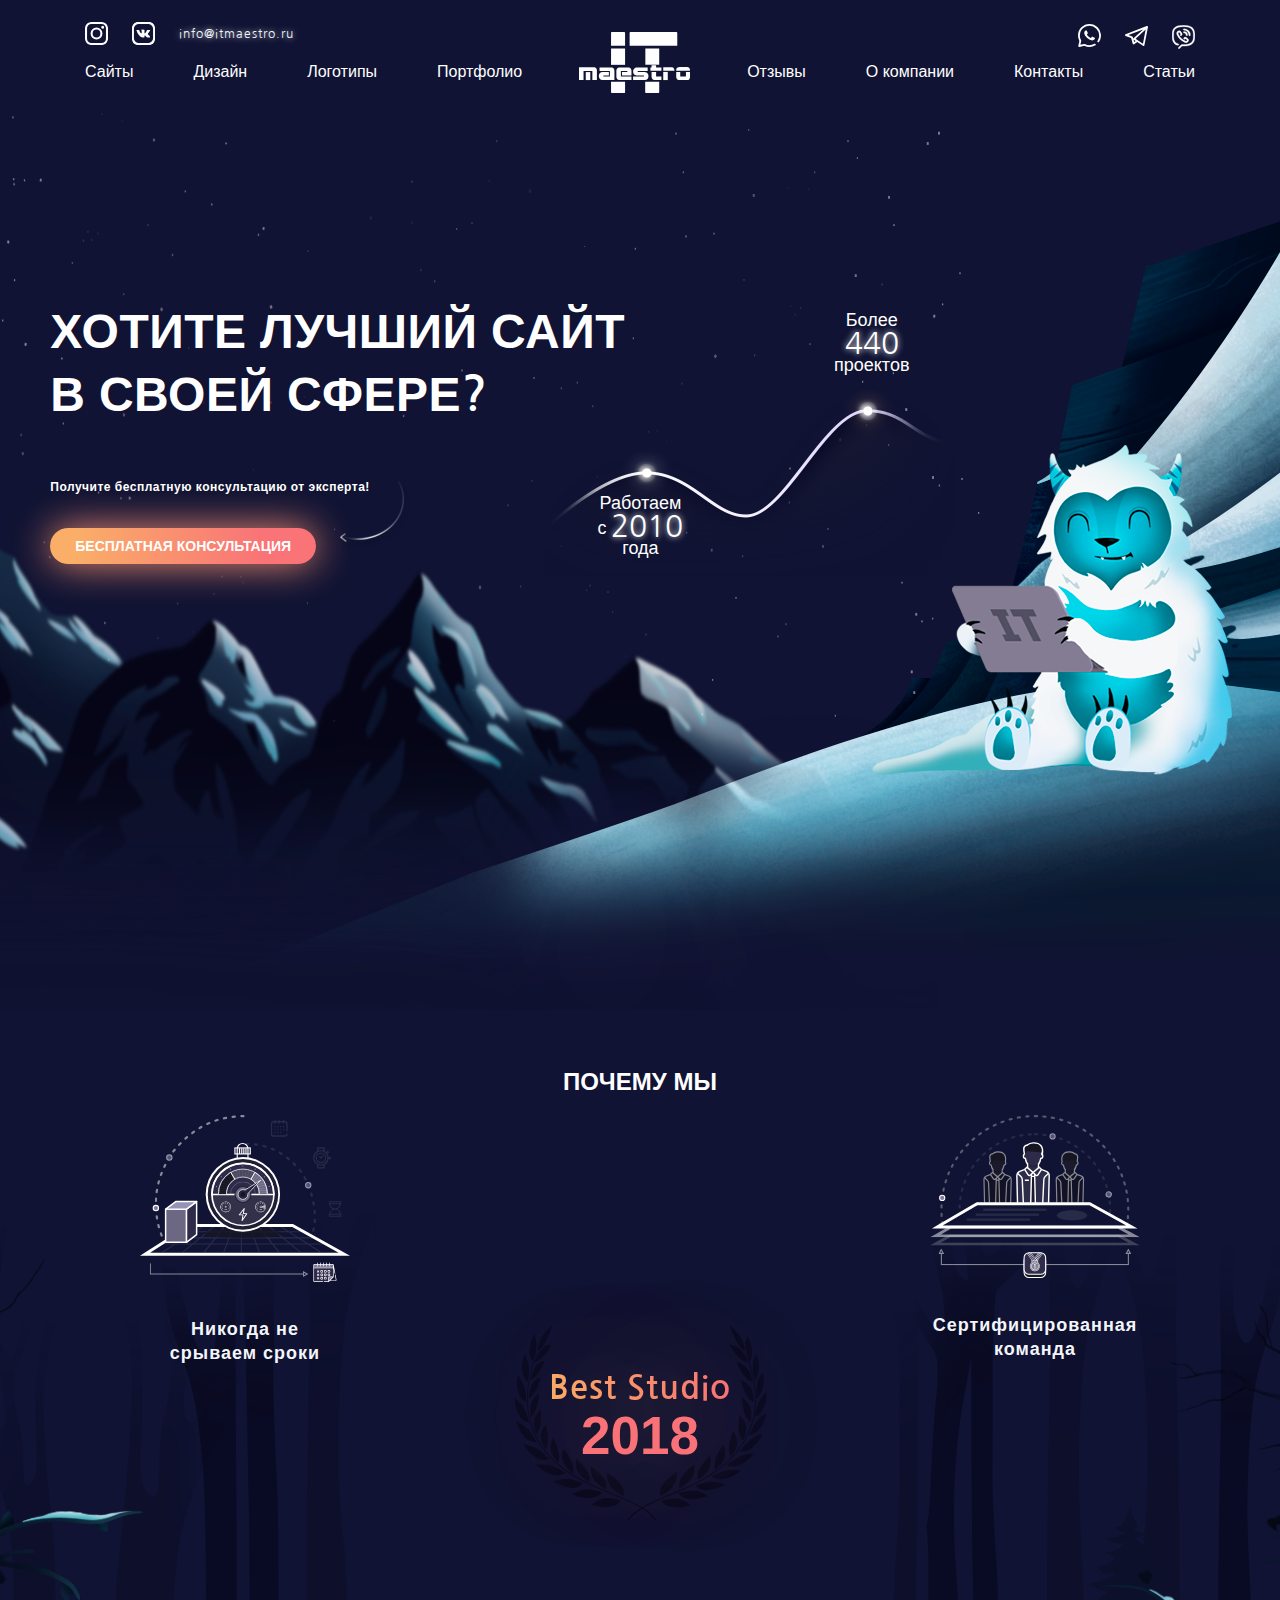
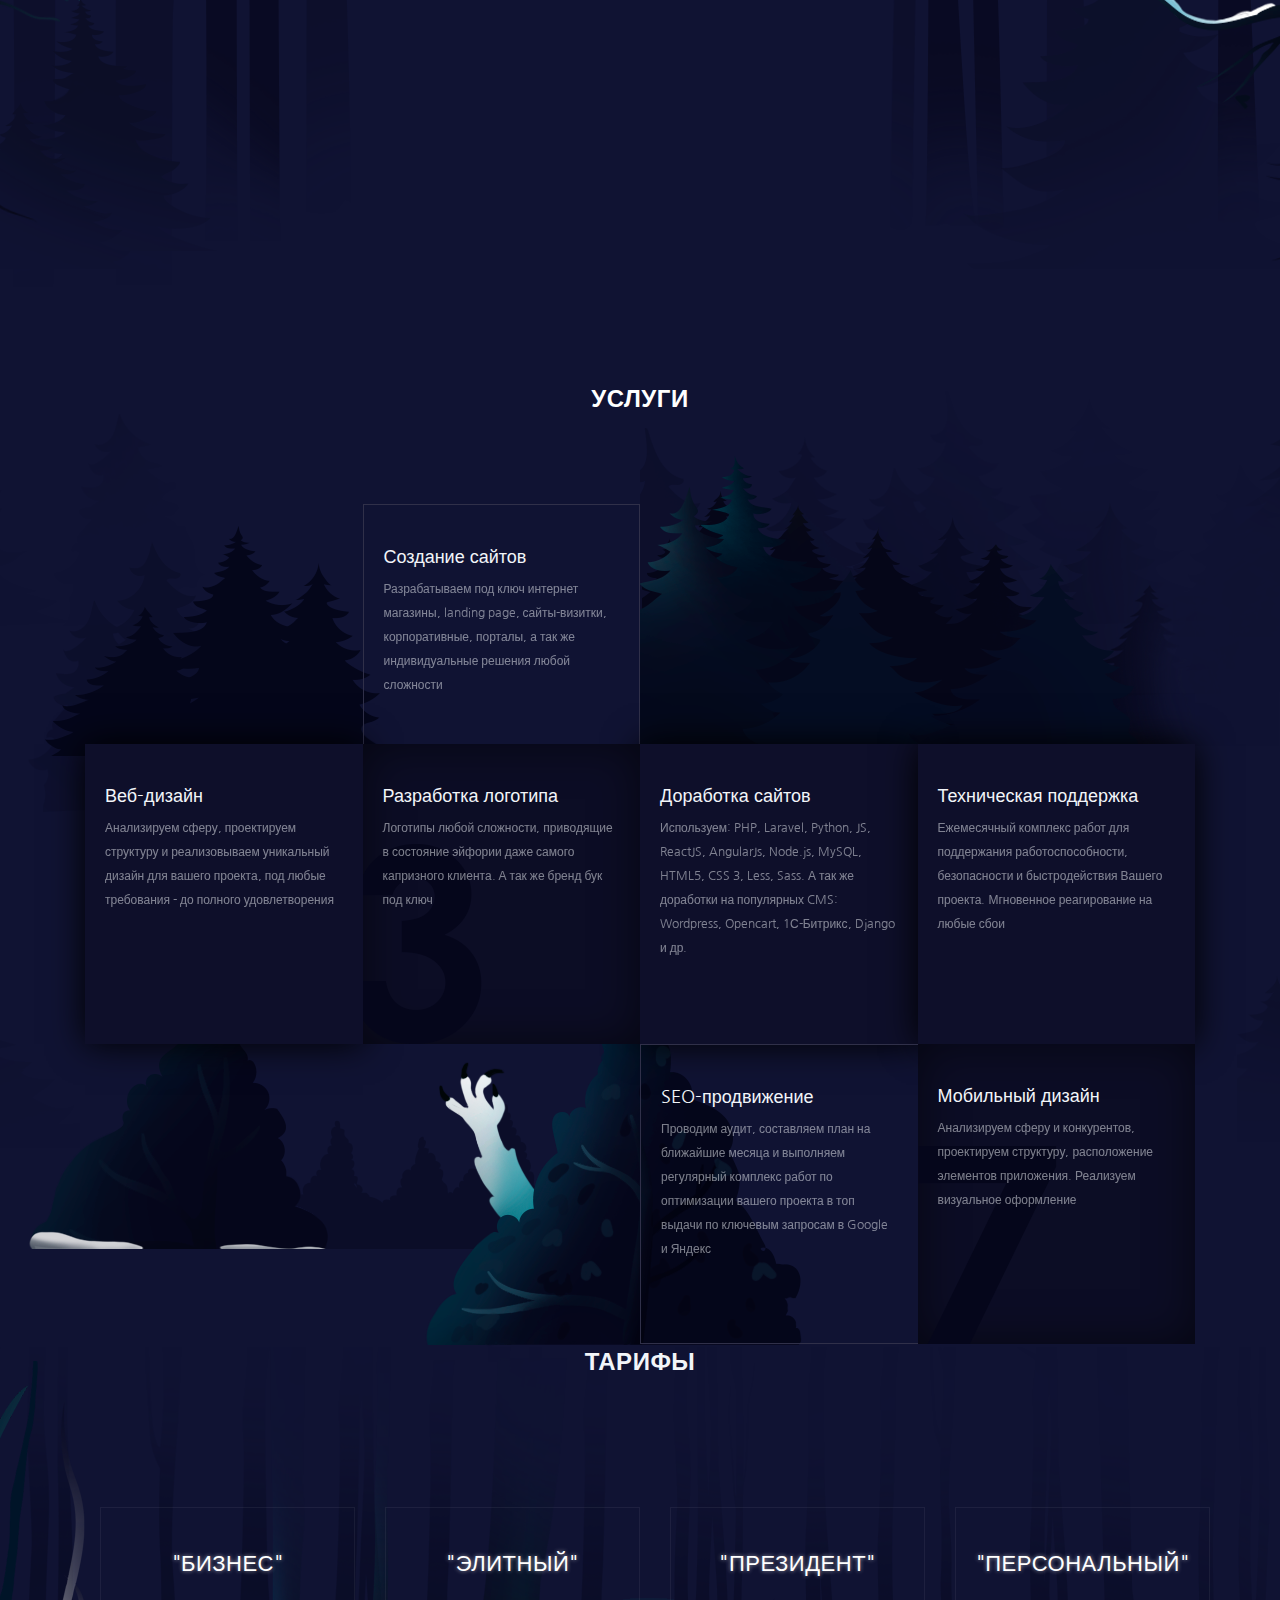
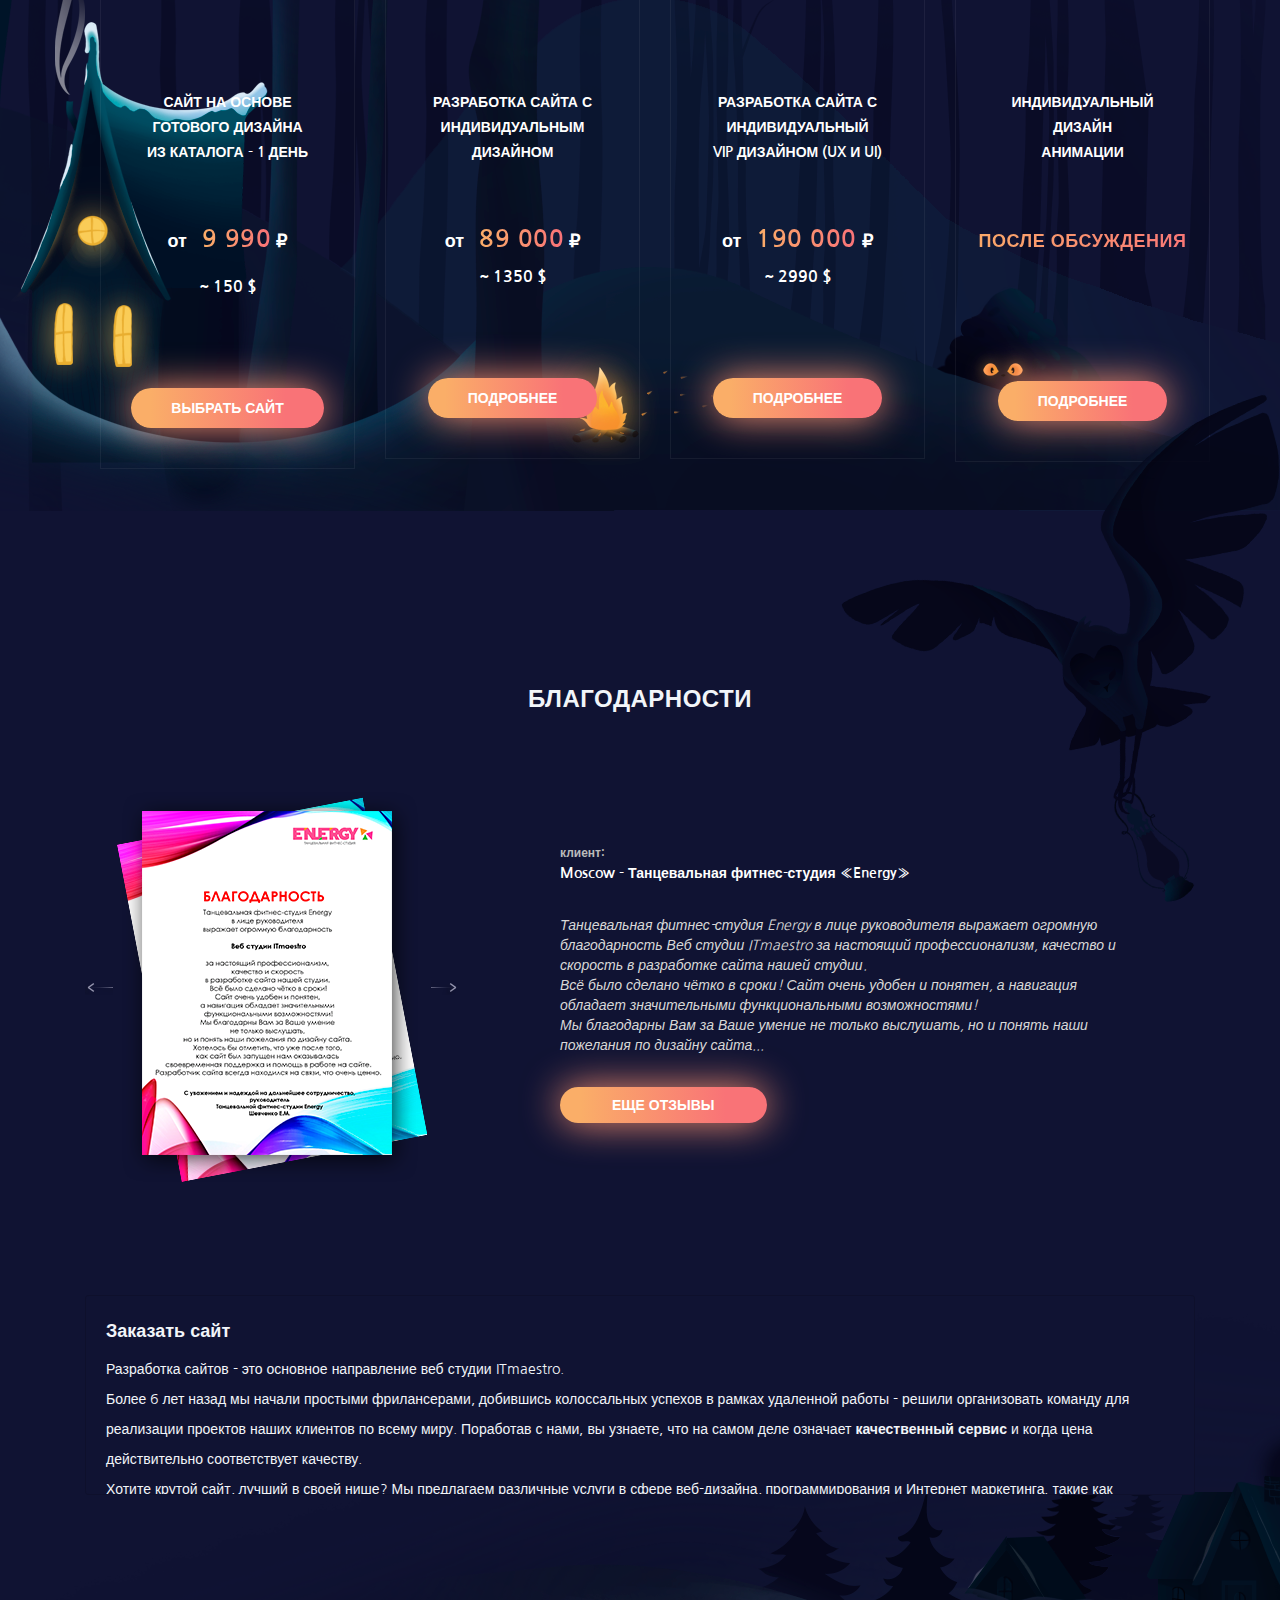
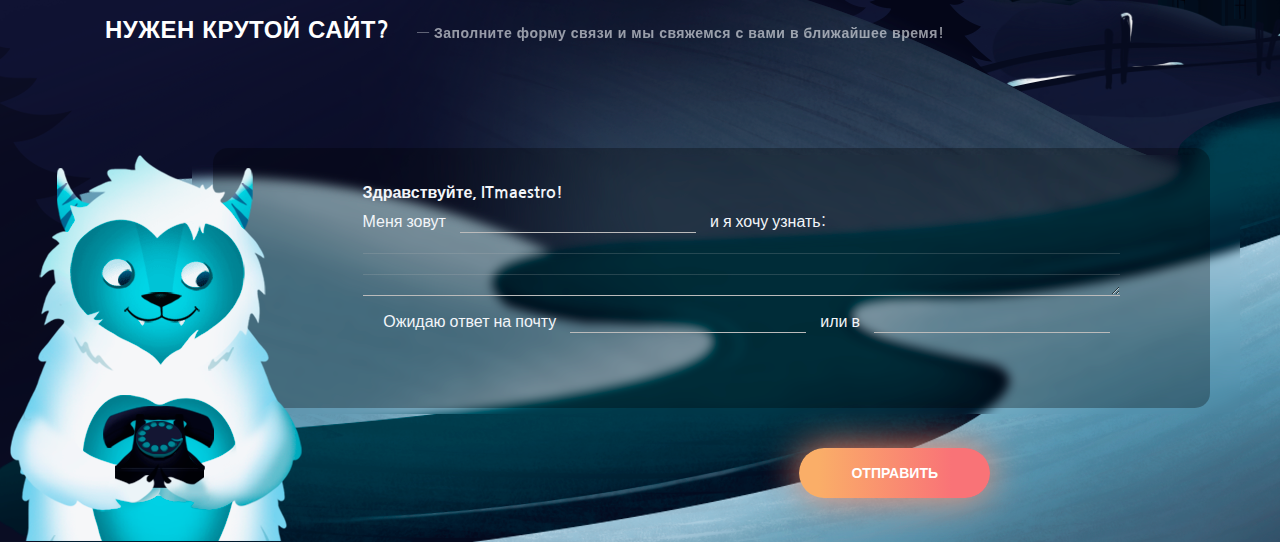
<file: index.html>
<!DOCTYPE html>
<html lang="ru">
<head>
    <meta charset="UTF-8">
    <meta name="viewport" content="width=device-width, initial-scale=1.0">
    <meta http-equiv="X-UA-Compatible" content="ie=edge">
    <title>ItMaestro</title>
    <link rel="stylesheet" href="https://stackpath.bootstrapcdn.com/bootstrap/4.3.1/css/bootstrap.min.css" integrity="sha384-ggOyR0iXCbMQv3Xipma34MD+dH/1fQ784/j6cY/iJTQUOhcWr7x9JvoRxT2MZw1T" crossorigin="anonymous">

    <link href="https://fonts.googleapis.com/css?family=Nanum+Gothic&display=swap" rel="stylesheet">
    <link rel="stylesheet" href="https://stackpath.bootstrapcdn.com/font-awesome/4.7.0/css/font-awesome.min.css">
    
    <link rel="stylesheet" href="css/style.css">
    <link rel="stylesheet" href="https://cdnjs.cloudflare.com/ajax/libs/animate.css/3.7.2/animate.min.css">
</head>
<body>
        <header id="header">
			
			
			
                <div class="uk-sticky-placeholder" style="height: 90px; margin: 0px;"><div class="uk-hidden-small" data-uk-sticky="{top: -250, animation: 'uk-animation-slide-top'}" style="margin: 0px;">
                    <div class="uk-grid">
                        <div class="uk-width-1-1">
                            <div class="container container-center">
                                
                            <div class="uk-float-left"><a title="Instagram" target="_blank" href="https://www.instagram.com/webdesign.uiux/" rel="nofollow"><img src="css/images/insta.svg"  alt="vk"></a> <a title="Вконтакте" target="_blank" href="https://vk.com/sozdanye_saytow" rel="nofollow"><img src="css/images/vk.svg" alt="facebook"></a> <a class="mail" href="mailto:info@itmaestro.ru" rel="nofollow">info@itmaestro.ru</a></div>
                            <!--<div class="uk-float-right lang"><a href="">ru</a><a href="">eng</a></div> -->
                            <!--<div class="uk-float-right lang"><span>ru</span><span >eng</span></div>-->
                            <div class="uk-float-right mess"><a title="Начать чат в WhatsApp" target="_blank" href="http://msng.link/wa/380632664162" rel="nofollow"><img src="css/images/whatsapp.svg" alt="whatsapp"></a> <a title="Начать чат в Telegram" target="_blank" href="https://t.me/itmaestro" rel="nofollow"><img src="css/images/telega.svg" alt="telegram"></a> <a title="Начать чат в Viber" class="mail" href="http://msng.link/vi/380632664162" rel="nofollow"><img src="css/images/viber.svg" alt="viber"></a></div>
                            
                            
    
    
    
                            
                        
                        </div>
                    </div>
                    <div class="uk-width-1-1">
                        <div class="container container-center">
                            
                            
                            <nav class="uk-navbar">
                                
                                <ul class="uk-navbar-nav">
                                    <li class="uk-parent " data-uk-dropdown="">
                                        <a data-content="Сайты" href="/"><span>Сайты</span></a>
                                        
                                    </li>
                                    <li><a data-content="Дизайн" href="/razrabotka-dizajna-sajta/"><span>Дизайн</span></a></li>
                                    <li><a data-content="Логотипы" href="/razrabotka-logotipa/"><span>Логотипы</span></a></li>
                                    
                                                                    <li class="uk-parent " data-uk-dropdown="">
                                        <a data-content="Портфолио" href="/portfolio/"><span>Портфолио</span></a>
                                        
                                    </li>
                                </ul>
                                
                                <div class="uk-navbar-flip">
                                    
                                    <ul class="uk-navbar-nav">
                                        <li><a data-content="Отзывы" href="/otzyvy/"><span>Отзывы</span></a></li>
                                        <li><a data-content="О компании" href="/o-kompanii/"><span>О компании</span></a></li>
                                        <li><a data-content="Контакты" href="/kontakty/"><span>Контакты</span></a></li>
                                        <li><a data-content="Статьи" href="/category/blog/"><span>Статьи</span></a></li>
                                    </ul>
                                    
                                </div>
                                
                                <div class="uk-navbar-content uk-navbar-center logotop"><a href="/"><img src="images/logo.svg" alt="logo itmaestro"></a></div>
                                
                            </nav>
                                                </div>
                        
                    </div>
                </div>
            </div></div>
            
        </header>
<section class="banner">
    <div class="partup"></div>
    <div class="partdown"></div>
    
    
    <div class=" maintextpart">
            <div class="container ">
                
                
                <p class="maintit">Хотите лучший сайт <br>в своей сфере?</p>
                                    <p class="cons">Получите бесплатную консультацию от эксперта!</p>
                <p class="withbut"><a href="#footer" class="uk-button but" data-uk-smooth-scroll="">Бесплатная консультация</a></p>
                
                <div class="centerbl">
                    <div class="preim1">Более <br><span>440</span> <br>проектов</div>
                    <div class="preim2">Работаем  <br>с <span>2010</span> <br> года</div>
                    <img src="images/line.png" alt="Преимущества">
                </div>
                                    
            </div>
        </div>


</section>

<section id="why_we">
        <div class="container">
            <div class="header text-center">
                <h2 >Почему мы</h2>
            </div>
<div class="row d-flex justify-content-between">
    <div class="md-4">
        <div class="adv1" >
            <img class="adv1-img" src="images/icon_2.svg" alt="Никогда не срываем сроки">
            <div class="adv1-body">
              <h5 class="adv1-title">Никогда не <br> срываем сроки</h5>
            </div>
          </div>
    </div>
    <div class="md-4">
        <div class="adv3">
            <div class="beststudio">
            <div>Best Studio</div>
            <div>2018</div>
        </div>
        </div>
    </div>
    <div class="md-4">
        <div class="adv2 " >
            <img class="adv2-img" src="images/icon_1.svg" alt="Сертифицированная команда">
            <div class="adv2-body">
              <h5 class="adv2-title">Сертифицированная <br> команда</h5>
            </div>
          </div>
    </div>
</div>
        </div>
    </div>
</section>

<section id="services">
    <div class="container">
        <div class="header-tit text-center">
            <h2>Услуги</h2>
        </div>
        <div class="blocks">
                <div class="uk-hidden-small">
                    
                </div>
                <div class="itmserv">
                    <h3>Создание сайтов</h3>
                                                
                    <p>Разрабатываем под ключ интернет магазины, landing page, сайты-визитки, корпоративные, порталы, а так же индивидуальные решения любой сложности</p>
                                                
                </div>
                
                <div class="uk-hidden-small">
                </div>
                <div class="uk-hidden-small">
                </div>
                <div class="itmserv withelk">
                    <h3>Веб-дизайн</h3>
                    
                                                
                    <p>Анализируем сферу, проектируем структуру и реализовываем уникальный дизайн для вашего проекта, под любые требования - до полного удовлетворения</p>
                                            </div>
                <div class="itmserv ">
                    <h3>Разработка логотипа</h3>
                    
                                                
                    <p>Логотипы любой сложности, приводящие в состояние эйфории даже самого капризного клиента. А так же бренд бук под ключ</p>
                                                
                    
                </div>
                <div class="itmserv">
                    <h3>Доработка сайтов</h3>
                    
                                                
                    <p>Используем: PHP, Laravel, Python, JS, ReactJS, AngularJs, Node.js, MySQL, HTML5, CSS 3, Less, Sass. А так же доработки на популярных CMS: Wordpress, Opencart, 1С-Битрикс, Django и др.</p>
                                                
                    
                    
                    
                </div>
                
                
                
                <div class="itmserv withhand">
                    <h3>Техническая поддержка</h3>
                    
                                                
                    <p>Ежемесячный комплекс работ для поддержания работоспособности, безопасности и быстродействия Вашего проекта. Мгновенное реагирование на любые сбои</p>
                                                
                    
                </div>
                <div class="uk-hidden-small">
                </div>
                <div class="uk-hidden-small">
                </div>
                <div class="itmserv">
                    <h3>SEO-продвижение</h3>
                    
                                                
                    <p>Проводим аудит, составляем план на ближайшие месяца и выполняем регулярный комплекс работ по оптимизации вашего проекта в топ выдачи по ключевым запросам в Google и Яндекс</p>
                                                
                    
                </div>
                
                <div class="itmserv">
                    <h3>Мобильный дизайн</h3>
                    
                                                
                    <p>Анализируем сферу и конкурентов, проектируем структуру, расположение элементов приложения. Реализуем визуальное оформление </p>
                                                
                    
                </div>
                
            </div>
        </div>
    
</section>


<section id="price">
    
        <div class="container ">
                <div class="header-tit text-center">
                    <h2 class="price_header">Тарифы</h2></div>             
        

        <div class="row">
            <div class="col-md-3">
                    <div class="package">
                           <div>
                            <p class="paktitle">"Бизнес"</p>
                            <p class="pakdesc">Сайт на основе<br> готового дизайна <br>из каталога -  1 день</p>
                            <p class="pakpric poob"><span class="ot">от</span> <span class="maincen">9 990</span> <span class="rub">₽</span></p>
                            <p class="pakpricdol"><span class="defdol">~</span> 150 <span class="defdol">$</span></p>
                            <p class="pakbut"><button class="uk-button ">Выбрать сайт</button></p>
                        </div>
                    </div>
            </div>
            <div class="col-md-3">
                    <div class="package">
                            <div>
                            <p class="paktitle">"Элитный"</p>
                            <p class="pakdesc">Разработка сайта с <br>индивидуальным <br>дизайном</p>
                            <p class="pakpric"><span class="ot">от</span> <span class="maincen">89 000</span> <span class="rub">₽</span></p>
                            <p class="pakpricdol"><span class="defdol">~</span> 1350 <span class="defdol">$</span></p>
                            <p class="pakbut"><button class="uk-button " data-uk-modal="{target:'#tar1',center:true}">Подробнее</button></p>
                        </div>
                    </div>
            </div>
            <div class="col-md-3">
                    <div class="package">
                        <div>
                            <p class="paktitle">"Президент"</p>
                            <p class="pakdesc">Разработка сайта с <br>Индивидуальный<br>vip дизайном (UX и UI)<br></p>
                            <p class="pakpric"><span class="ot">от</span> <span class="maincen">190 000</span> <span class="rub">₽</span></p>
                            <p class="pakpricdol"><span class="defdol">~</span> 2990 <span class="defdol">$</span></p>
                            <p class="pakbut"><button class="uk-button " data-uk-modal="{target:'#tar2',center:true}">Подробнее</button></p>
                        </div>
                    </div>
            </div>
            <div class="col-md-3 ">
                    <div class="package">
                        <div>
                            <p class="paktitle">"Персональный"</p>
                            <p class="pakdesc">Индивидуальный<br> дизайн<br> Анимации</p>
                            <p class="pakpric poobs">После обсуждения</p>
                            <!--<p class="pakpricdol"><span class="defdol">~</span> 255 <span class="defdol">$</span></p>-->
                            <p class="pakbut"><button class="uk-button " data-uk-modal="{target:'#tar3',center:true}">Подробнее</button></p>
                        </div>
                    </div>
   </div>
        </div>
    </div>
</section>

<section id="congrats"><div class="withowl">
        <div class="owl"></div></div>
   <div class="container">

        <h2 class=" header-title ">Благодарности</h2>
       <div class="row">
       <div class="col-md-5">
           <div class="photo">
<img src="css/images/strl.png " class="strl" alt="strl">      
<img src="css/images/energystudio.png" alt="energystudio">
<img src="css/images/strr.png " class="strr" alt="strr"> 
</div>
</div>
<div class="col-md-7">
        <div class="descr">
                <p class="feedtitle"><span>клиент:</span><br> Moscow - Танцевальная фитнес-студия
                    «Energy»</p>
                    <div id="otz4" class="feedmain"><p>Танцевальная фитнес-студия Energy в лице руководителя выражает огромную благодарность Веб студии ITmaestro за настоящий профессионализм, качество и скорость в разработке сайта нашей студии. <br>Всё было сделано чётко в сроки! Сайт очень удобен и понятен, а навигация обладает значительными функциональными возможностями!<br> Мы благодарны Вам за Ваше умение не только выслушать, но и понять наши пожелания по дизайну сайта...</p></div>
                    <div class="allfeed">
							<div>
								<a href="" class="uk-button bigbut">Еще отзывы</a>
							</div>
						</div>
                </div>
       </div>
       </div>
</div>
</section> 	

<footer id="footer">
<div class="text_home">
    <div class="container">
        <div class="row">
            <div class="col-md-12">
                    <div class="card example-1 scrollbar-deep-purple bordered-deep-purple thin">
                            <div class="card-body">
                  <h1>Заказать сайт</h1>
                  <p>Разработка сайтов - это основное направление веб студии ITmaestro.</p>
                  <p>Более 6 лет назад мы начали простыми фрилансерами, добившись колоссальных успехов в рамках удаленной работы - решили организовать команду для реализации проектов наших клиентов по всему миру. Поработав с нами, вы узнаете, что на самом деле означает <strong>качественный сервис</strong> и когда цена действительно соответствует качеству.</p>
                  <p>Хотите крутой сайт, лучший в своей нише? Мы предлагаем различные услуги в сфере веб-дизайна, программирования и Интернет маркетинга, такие как проектирование структуры, дизайна, разработки веб проектов любой сложности и дальнейшее продвижение.</p>
                  <p>Для каждого клиента мы выполняем проект как для себя, независимо от его стоимости, так как дорожим своей репутацией и рассчитываем на дальнейшее сотрудничество. Именно поэтому, каждый клиент студии ITmaestro остается доволен и рекомендует нас своим знакомым.</p>
                  <p>C примерами работ, Вы можете ознакомиться в разделе <a rel="nofollow" href="/portfolio/">"Портфолио"</a>, а так же в нашем, самом крупном сообществе по веб-дизайну <a rel="nofollow" href="https://vk.com/sozdanye_saytow" target="_blank">ВКонтакте</a>. Там же Вы найдете десятки отзывов довольных клиентов и сможете оставить свой, после работы с нами.</p>
                  <h2>Этапы разработки:</h2>
                  <ol>
                        <li>Предоставление всей необходимой информации для разработки</li>

                        <li>Создание макетов и утверждение заказчиком</li>

                        <li>Проектирование дизайна</li>

                        <li>Верстка дизайна и подключение функционала</li>

                        <li>Бесплатное обучение по работе с сайтом</li>

                        <li>Продвижение сайта в поисковых системах и техническая поддержка беспрерывной работоспособности проекта</li>
                    </ol>
                    <h2>CMS и технологии для управления проектом</h2>
                    <p>Если клиент не знаком с функциональными особенностями CMS систем, то в зависимости от тематики, сложности проекта, мы самостоятельно подбираем систему управления сайтом, а в конце реализации - предоставляем детальные инструкции по редактирования контента.</p>
                    <p>Для интуитивно понятного редактирования контента мы используем следующие системы:</p>
                    <ul>
                            <li>1C-Битрикс</li>

                            <li>Wordpress</li>

                            <li>Joomla</li>

                            <li>Opencart</li>
                        </ul>
                        <h2>Формирование стоимости</h2>
                        <p>В нашей веб-студии нет фиксированных цен на услуги, так как стоимость рассчитывается на основе технического задания или примеров понравившихся вам сайтов, структуры и дизайна конкурентов.</p>
                        <p>Если у вас нет времени на написание технического задания или Вы просто не знакомы с данной процедурой - мы готовы вам помочь, с минимальными временными затратами. Напишите нам сообщение на почту <a href="mailto:info@itmaestro.ru" rel="nofollow">info@itmaestro.ru</a>. В письме укажите интересующую Вас услуги, пожелания, примеры понравившихся работ и мы проконсультируем Вас абсолютно <b>бесплатно</b>, сформируем стоимость на услуги.</p>   
                    </div>         
                            </div> 
            </div>
            <div class="col-md-12 ">
<div class="footer_title">
        <p class="lasttit">Нужен крутой сайт? <span><span class="def">—</span> Заполните форму связи и мы свяжемся с вами в ближайшее время!</span></p>
</div>

<div class="forbotcont formbot">
<div class="podl"></div>
<div class="contyeti"><img class="yetibot" src="css/images/yetibotmord.gif" alt="Иллюстрация йети с анимацией"></div>
                                       

        <div class="innerform">
            <form id="footform">
                <input type="hidden" name="url" value="https://itmaestro.ru/">
                <p class="firstline">Здравствуйте, ITmaestro!</p>

                <p>Меня зовут <input class="sscf-input" type="text" id="name" name="name" required=""> и я хочу узнать:</p>

                <p>
                <textarea name="mes"></textarea></p>

                <p class="contline">Ожидаю ответ на почту <input class="sscf-input" pattern="[a-z0-9._%+-]+@[a-z0-9.-]+\.[a-z]{2,4}$" type="email" id="mail" name="mail"> или в <input class="sscf-input" type="text" id="skype" name="skype"></p>

                <div class="otvet"></div>

                <p class="linebut"><button class="uk-button bigbut">Отправить</button></p>
            </form>
            
        </div>
    </div>
                </div>
        </div>
     
    </div>
</div>
</footer>











<script src="https://code.jquery.com/jquery-3.3.1.slim.min.js" integrity="sha384-q8i/X+965DzO0rT7abK41JStQIAqVgRVzpbzo5smXKp4YfRvH+8abtTE1Pi6jizo" crossorigin="anonymous"></script>
<script src="https://cdnjs.cloudflare.com/ajax/libs/popper.js/1.14.7/umd/popper.min.js" integrity="sha384-UO2eT0CpHqdSJQ6hJty5KVphtPhzWj9WO1clHTMGa3JDZwrnQq4sF86dIHNDz0W1" crossorigin="anonymous"></script>
<script src="https://stackpath.bootstrapcdn.com/bootstrap/4.3.1/js/bootstrap.min.js" integrity="sha384-JjSmVgyd0p3pXB1rRibZUAYoIIy6OrQ6VrjIEaFf/nJGzIxFDsf4x0xIM+B07jRM" crossorigin="anonymous"></script>
</body>
</html>
</file>
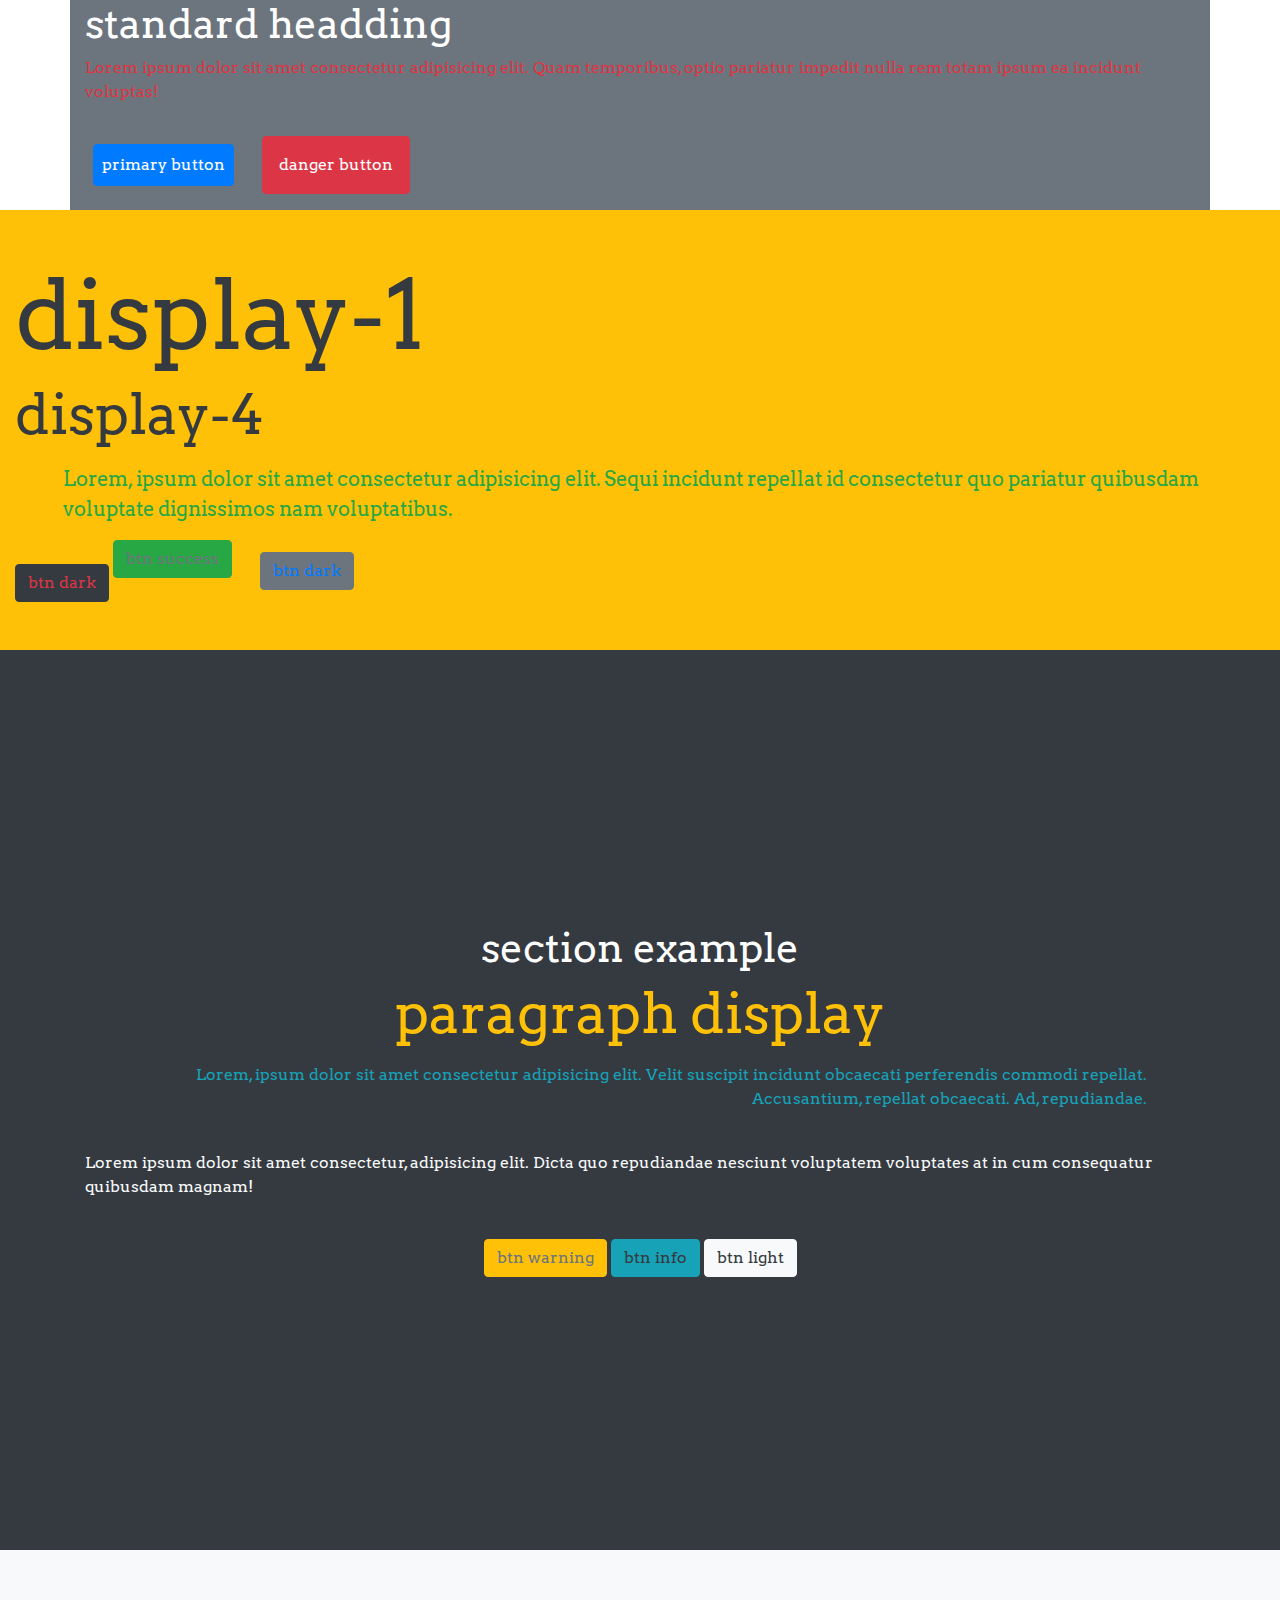
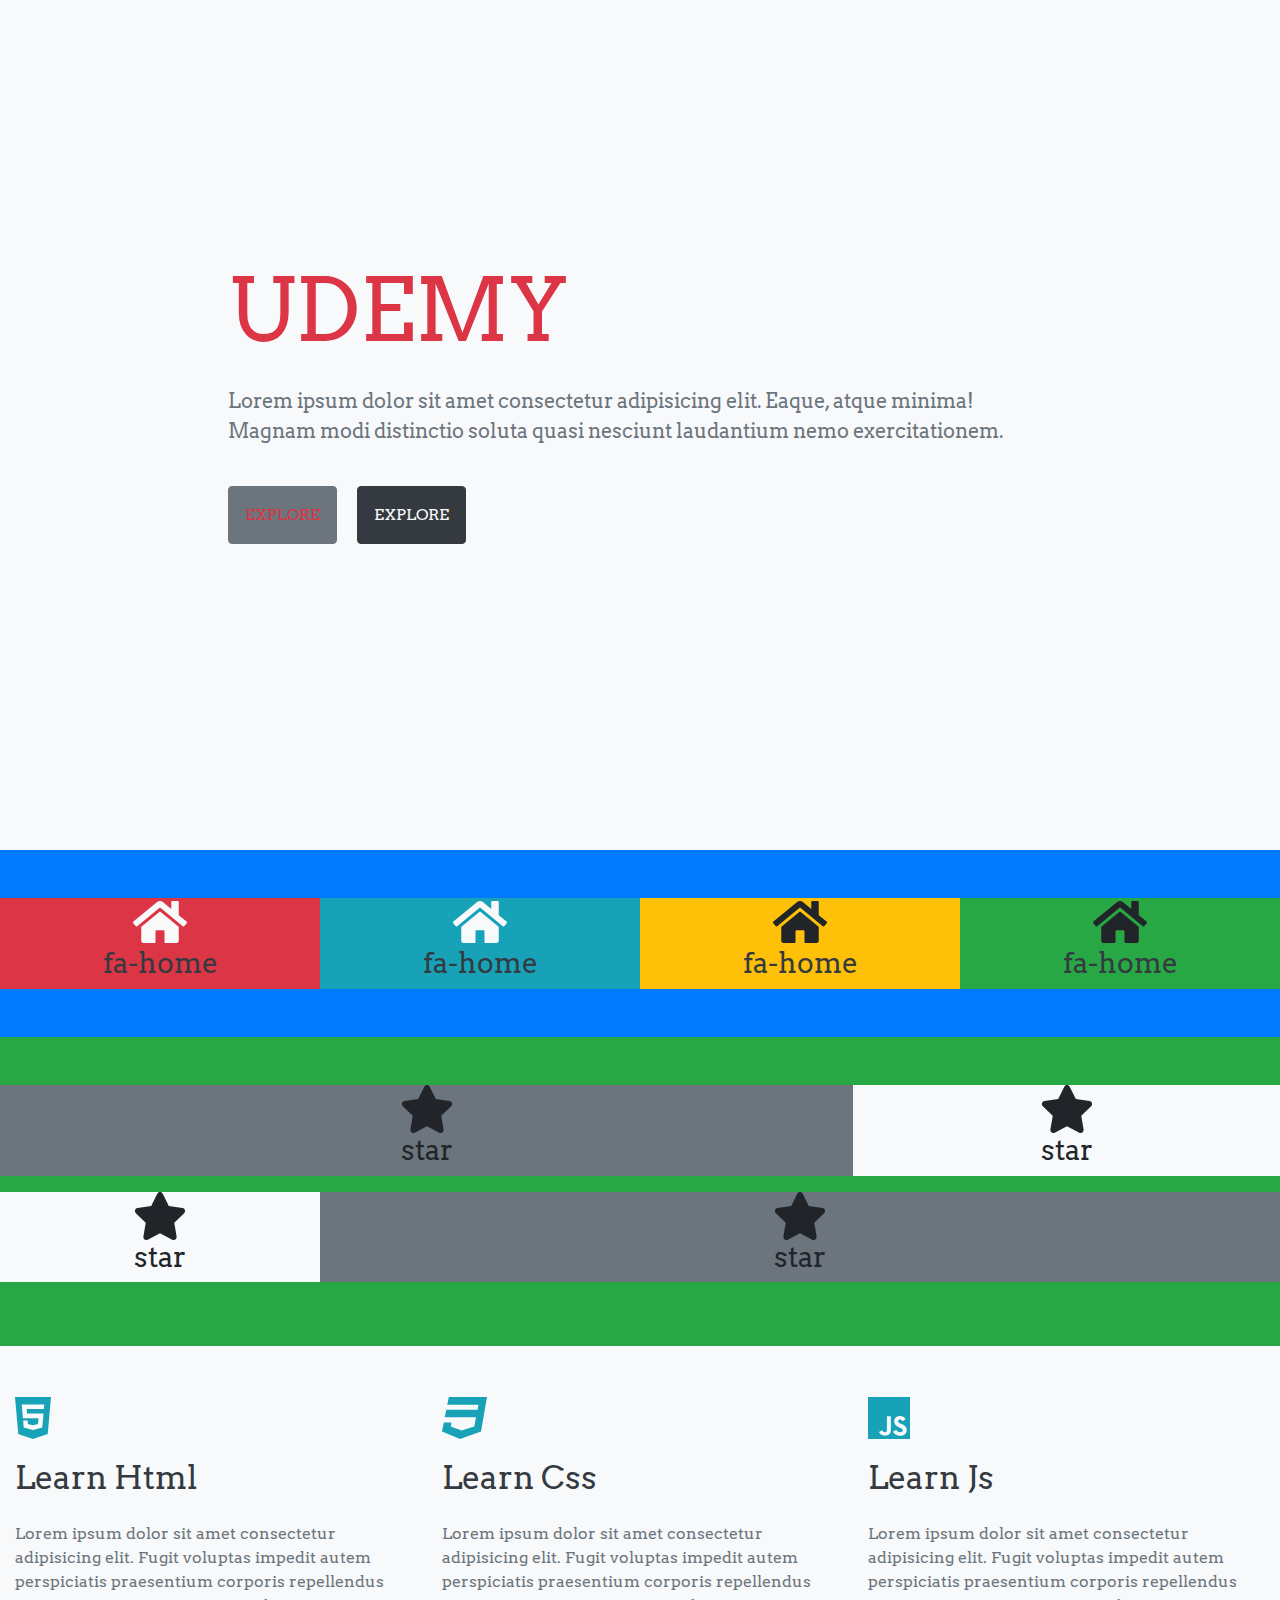
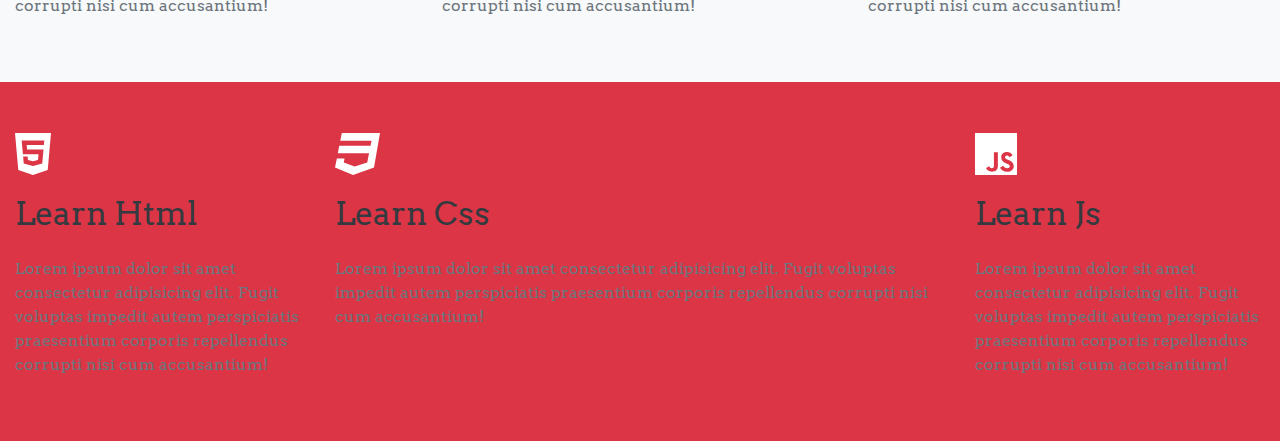
<file: start.html>
<!DOCTYPE html>
<html lang="en">

<head>
 <meta charset="UTF-8">
 <meta name="viewport" content="width=device-width, initial-scale=1.0">
 <meta http-equiv="X-UA-Compatible" content="ie=edge">
 <title>Start </title>
 <!-- bootstrap css -->
 <link rel="stylesheet" href="./css/bootstrap.min.css">
 <!-- font-awesome -->
 <script src="./js/all.js"></script>
 <!--google fonts  -->
 <link href="https://fonts.googleapis.com/css?family=Arvo:700" rel="stylesheet">
 <!-- main css -->
 <link rel="stylesheet" href="./css/main.css">
</head>

<body>
 <div class="container bg-secondary text-white">
  <div class="row">
   <div class="col">
    <h1>standard headding</h1>
    <p class="text-danger">
     Lorem ipsum dolor sit amet consectetur adipisicing elit. Quam temporibus, optio pariatur impedit nulla rem totam ipsum ea
     incidunt voluptas!
    </p>
    <button type="button" class="btn btn-primary m-2 p-2">primary button</button>
    <button type="button" class="btn btn-danger m-3 p-3">danger button</button>

   </div>
  </div>
 </div>
 <!-- end of container -->

 <div class="container-fluid bg-warning text-dark py-5">
  <div class="row">
   <div class="col">
    <h1 class="display-1">display-1</h1>
    <p class="display-4">display-4</p>
    <p class="text-success lead px-5">Lorem, ipsum dolor sit amet consectetur adipisicing elit. Sequi incidunt repellat id consectetur quo pariatur quibusdam
     voluptate dignissimos nam voluptatibus.</p>
    <button type="button" class="btn btn-dark text-danger mt-4">btn dark</button>
    <button type="button" class="btn btn-success text-muted mb-4">btn success</button>
    <button type="button" class="btn btn-secondary text-primary mx-4">btn dark</button>
   </div>
  </div>
 </div>
 <!-- end of container-fluid -->

 <section id='skills' class="bg-dark">
  <div class="container">
   <div class="row height align-items-center text-center">

    <div class="col">
     <h1 class="text-white">section example</h1>
     <p class="display-4 text-warning">paragraph display</p>
     <p class="text-info px-5 text-right">Lorem, ipsum dolor sit amet consectetur adipisicing elit. Velit suscipit incidunt obcaecati perferendis commodi repellat.
      Accusantium, repellat obcaecati. Ad, repudiandae.</p>
     <p class="text-light text-left py-4">Lorem ipsum dolor sit amet consectetur, adipisicing elit. Dicta quo repudiandae nesciunt voluptatem voluptates at in
      cum consequatur quibusdam magnam!</p>
     <button type="button" class="btn btn-warning text-secondary">btn warning</button>
     <button type="button" class="btn btn-info text-dark">btn info</button>
     <button type="button" class="btn btn-light text-dark">btn light</button>
    </div>
   </div>
  </div>
 </section>
 <!-- end of first section -->
 <section class="bg-light">
  <div class="container">
   <div class="row height align-items-center justify-content-center">
    <div class="col-9">
     <h1 class="display-2 text-danger text-uppercase">udemy</h1>
     <p class="text-muted lead my-4">Lorem ipsum dolor sit amet consectetur adipisicing elit. Eaque, atque minima! Magnam modi distinctio soluta quasi nesciunt
      laudantium nemo exercitationem.</p>
     <a href="#" class="btn btn-secondary text-danger text-uppercase p-3 mt-3">explore</a>
     <a href="#" class="btn btn-dark text-light text-uppercase p-3 mt-3 mx-3">explore</a>

    </div>
   </div>
  </div>
 </section>
 <!-- end of second section -->
 <section class="bg-primary py-5">
  <div class="container-fluid">
   <div class="row">
    <div class="col text-center bg-danger">
     <i class="fas fa-home fa-3x text-light"></i>
     <h3 class="text-dark">fa-home</h3>
    </div>
    <div class="col text-center bg-info">
     <i class="fas fa-home fa-3x text-light"></i>
     <h3 class="text-dark">fa-home</h3>

    </div>
    <div class="col text-center bg-warning">
     <i class="fas fa-home fa-3x text-ligth"></i>
     <h3 class="text-dark">fa-home</h3>

    </div>
    <div class="col text-center bg-success">
     <i class="fas fa-home fa-3x text-ligth"></i>
     <h3 class="text-dark">fa-home</h3>

    </div>
   </div>

  </div>

 </section>
 <!-- end of first grid -->

 <section class="bg-success py-5">
  <div class="container-fluid">
   <div class="row">

    <div class="col-8 bg-secondary mb-3 text-center">
     <i class="fas fa-star fa-3x"></i>
     <h3>star</h3>
    </div>
    <div class="col-4 bg-light mb-3 text-center">
     <i class="fas fa-star fa-3x"></i>
     <h3>star</h3>
    </div>

    <div class="col-3 bg-light mb-3 text-center">
     <i class="fas fa-star fa-3x"></i>
     <h3>star</h3>
    </div>
    <div class="col-9 bg-secondary mb-3 text-center">
     <i class="fas fa-star fa-3x"></i>
     <h3>star</h3>
    </div>
   </div>
  </div>
 </section>
 <!-- end of second grid -->
 <section class="bg-light py-5">
  <div class="container-fluid">
   <div class="row">
    <!-- single col -->
    <div class="col-md-4">
     <i class="fab fa-html5 fa-3x text-info"></i>
     <h2 class="text-capitalize text-dark py-3">learn html</h2>
     <p class="text-muted">Lorem ipsum dolor sit amet consectetur adipisicing elit. Fugit voluptas impedit autem perspiciatis praesentium corporis
      repellendus corrupti nisi cum accusantium!</p>
    </div>
    <!-- end of single col -->
    <!-- single col -->
    <div class="col-md-4">
     <i class="fab fa-css3 fa-3x text-info"></i>
     <h2 class="text-capitalize text-dark py-3">learn css</h2>
     <p class="text-muted">Lorem ipsum dolor sit amet consectetur adipisicing elit. Fugit voluptas impedit autem perspiciatis praesentium corporis
      repellendus corrupti nisi cum accusantium!</p>
    </div>
    <!-- end of single col -->
    <!-- single col -->
    <div class="col-md-4">
     <i class="fab fa-js fa-3x text-info"></i>
     <h2 class="text-capitalize text-dark py-3">learn js</h2>
     <p class="text-muted">Lorem ipsum dolor sit amet consectetur adipisicing elit. Fugit voluptas impedit autem perspiciatis praesentium corporis
      repellendus corrupti nisi cum accusantium!</p>
    </div>
    <!-- end of single col -->
   </div>
  </div>


 </section>
 <!-- last section -->
 <section class="bg-danger py-5">
  <div class="container-fluid">
   <div class="row">
    <!-- single col -->
    <div class="col-sm-6 col-md-4 col-lg-3">
     <i class="fab fa-html5 fa-3x text-white"></i>
     <h2 class="text-capitalize text-dark py-3">learn html</h2>
     <p class="text-muted">Lorem ipsum dolor sit amet consectetur adipisicing elit. Fugit voluptas impedit autem perspiciatis praesentium corporis
      repellendus corrupti nisi cum accusantium!</p>
    </div>
    <!-- end of single col -->
    <!-- single col -->
    <div class="col-sm-6 col-md-4 col-lg-6">
     <i class="fab fa-css3 fa-3x text-white"></i>
     <h2 class="text-capitalize text-dark py-3">learn css</h2>
     <p class="text-muted">Lorem ipsum dolor sit amet consectetur adipisicing elit. Fugit voluptas impedit autem perspiciatis praesentium corporis
      repellendus corrupti nisi cum accusantium!</p>
    </div>
    <!-- end of single col -->
    <!-- single col -->
    <div class="col-sm-6 col-md-4 col-lg-3">
     <i class="fab fa-js fa-3x text-white"></i>
     <h2 class="text-capitalize text-dark py-3">learn js</h2>
     <p class="text-muted">Lorem ipsum dolor sit amet consectetur adipisicing elit. Fugit voluptas impedit autem perspiciatis praesentium corporis
      repellendus corrupti nisi cum accusantium!</p>
    </div>
    <!-- end of single col -->
   </div>
  </div>


 </section>

 <!-- jquery -->
 <script src="./js/jquery-3.3.1.min.js"></script>
 <!-- bootstrap js -->
 <script src="./js/bootstrap.bundle.min.js"></script>
</body>

</html>
</file>
<file: css/style.css>
html, body {
    width: 100%;
    height: 100%;
    background-color:#101333;
}

body {
    font-family: 'Nanum Gothic', 'GothicBold',"Helvetica Neue",Helvetica,Arial,sans-serif;;
}

h1,h2,h3,h4,h5,p {
    color: #f2f5f9;
    font-size: 12px;
    line-height: 30px;
}


.banner{
    position: relative;
    height: 901px;
    
    
}

.banner .partup {
    background-image: url(images/firstblup4.png);
    background-position: center top;
    background-repeat: no-repeat;
    height: 100%;
    width: 100%;
    position: absolute;
    box-sizing: border-box;
    
}
.banner .partdown {
    
    background-image: url(images/firstbldown.png);
    background-position: center top;
    background-size: 100% 100%;
    background-repeat: no-repeat;
    height: 100%;
    width: 100%;
    position: absolute;
    box-sizing: border-box;
}





.maintextpart {
    margin-top: 190px;
    position: absolute;
    z-index: 2;
    right: 50%;
}
.centerbl {
    width: 450px;
    height: 250px;
    position: absolute;
    top: 85px;
    left: 110%;
    margin-left: -155px;
}
.preim1 {
    right: 86px;
    top: -75px;
    line-height: 20px;
}
.preim1, .preim2 {
    display: inline-block;
    color: #fff;
    text-align: center;
    font-size: 18px;
    position: absolute;
}
.preim1 span, .preim2 span {
    text-shadow: 0px 0px 6px #fff;
    font-size: 30px;
    top: 3px;
    position: relative;
}
.preim2 {
    left: 52px;
    line-height: 20px;
    bottom: 77px;
}
.maintit {
    font-size: 48px;
    line-height: 63px;
    letter-spacing: .5px;
    color: #fff;
    margin-bottom: 0;
    text-transform: uppercase;
    font-weight: bold;
    
}
.cons {
    position: relative;
    color: #fff;
    font-size: 12px;
    font-weight: bold;
    letter-spacing: 0.5px;
    font-family: "GothicBold","Helvetica Neue",Helvetica,Arial,sans-serif;
    margin-top: 46px;
    margin-bottom: 28px;
}
.cons:after {
    content: "";
    width: 70px;
    height: 70px;
    left: 290px;
    top: 7px;
    
    position: absolute;
    display: block;
    background-image: url(images/arrow.png);
    background-repeat: no-repeat;
    background-size: cover;
}

.maintextpart .but{
    padding: 10px 25px;
}



.why_we .perehod{
    width: 100%;
    position: absolute;
    height: 200px;
    top: -200px;
}
#why_we{
    position: Relative;
    min-height: 820px;
    background-image: url(images/secondblock.png);
    background-position: center 145px;
    background-repeat: no-repeat;
}
#why_we h2 {
    margin-top: 56px;
    text-align: center;
    color: #fff;
    font-size: 24px;
    line-height: 30px;
    text-transform: uppercase;
    font-weight: 700
   
}
.adv1{
    padding-left: 70px;
    padding-top: 10px;
}
.adv1 .adv1-img {
    width: 210px;
    margin-bottom: 35px;
}

.adv1-title{
    font-size: 18px;
    color: #f2f5f9;
    letter-spacing: 1px;
    line-height: 24px;
    text-align: center;
    font-weight: 750;
}
.adv2{
    padding-right: 70px;
    padding-top: 10px;
}
.adv2 .adv2-img {
    width: 210px;
    margin-bottom: 35px;
}
.adv2-title{
    font-size: 18px;
    color: #f2f5f9;
    letter-spacing: 1px;
    line-height: 24px;
    text-align: center;
    font-weight: 750;
}

.adv3{
    margin-top: 220px;
    text-align: center;
}

.beststudio{
    text-align: center;
    height: 196px;
    width: 253px;
    background-size: cover;
    display: inline-block;
    background-image: url(images/medal.png);
    background-position: center;
    background-repeat: no-repeat;
}

.beststudio>div:first-child {
    background-image: -webkit-linear-gradient(left,#faae68,#f97278);
    -webkit-background-clip: text;
    background-clip: text;
    color: transparent;
    background-image: linear-gradient(to right,#faae68,#f97278);
    font-size: 33px;
    line-height: 33px;
    letter-spacing: 1px;
    margin-top: 46px;
    display: inline-block;
    font-weight: bold;
}
.beststudio>div:last-child {
    color: #f97278;
    font-family: "GothicBold","Helvetica Neue",Helvetica,Arial,sans-serif;
    font-size: 53px;
    text-shadow: 0px -20px 121px #ffa853b8;
    line-height: 61px;
    font-weight: bold;
}

#services{
    min-height: 963px;
    background-image: url(images/thirdblock.png);
    background-position: center bottom;
    margin-top: 97px;
    background-repeat: no-repeat;
}
#services h2{
    margin-bottom:150px;
    letter-spacing: .5px;
    font-size: 24px;
    line-height: 30px;
    font-weight: 700 ;
    color: #fff;
    text-transform: uppercase;

}

.service>div{
    width:25%;
    height: 300px;
    padding: 40px 20px;
    box-sizing: border-box;
    float: left;
}
.service h5{
    margin: 0 0 15px;
    margin-bottom: 27px;
    color: #f2f5f9;
    letter-spacing: .5px;
    font-size: 18px;
    line-height: 24px;
    font-weight: bold;
    padding-top: 10px;
}

.service p {
    opacity: .5;
    color: #f2f5f9;
    line-height: 24px;
    font-size: 15px;
    font-weight: 400;
   
}

.service{
    
    background-color: #101333;
    text-align: center;
    -webkit-box-shadow: 0px 0px 34px #000;
}
.col-md-3{
    padding: 0%;
}




#my_work{
    min-height: 587px;
    margin-top: 174px;
    background: url(/images/motilki.png);
    background-position: center;
    background-repeat: no-repeat;
}

.header-tit h2{
    margin-bottom: 30px;
    letter-spacing: .5px;
    font-size: 24px;
    line-height: 30px;
    margin: 10 0 0px;
    color: #f2f5f9;
    text-transform: uppercase;
    font-weight: bold;
}


#price{
    background-image: url(images/var1light.png);
    background-position: center bottom 4px;
    background-repeat: no-repeat;
    min-height: 768px;
    
}


.package>div{
    margin-top: 100px;
    padding: 40px 0;
    position: relative;
    margin-left: 30px;
    box-sizing: border-box;
    
    text-align: center;
    border: 1px solid #ffffff0f;
    

}
.package>div:hover{
    -webkit-box-shadow: 0 0 34px #000;
    box-shadow: 0 0 34px #000;
    border: 1px solid #191a35;
    transition: 1s;
}

.paktitle{
    text-shadow: 0px 0px 4px #ffffff94;
    color: #fff;
    font-size: 22px;
    letter-spacing: .5px;
    margin-bottom: 112px;
    text-transform: uppercase;
}

.pakdesc {
    margin-bottom: 59px;
    color: #fff;
    text-transform: uppercase;
    line-height: 25px;
    font-size: 14px;
    font-weight: bold
}

.pakpric {
    color: #fff;
    font-size: 18px;
    font-weight: bold
}

.pakpric span.maincen{
    letter-spacing: .5px;
    background-image: -webkit-linear-gradient(left,#faae68,#f97278);
    background-image: -moz-linear-gradient(left,#faae68,#f97278);
    background-image: -ms-linear-gradient(left,#faae68,#f97278);
    background-image: -o-linear-gradient(left,#faae68,#f97278);
    background-image: linear-gradient(to right,#faae68,#f97278);
    color: transparent;
    -webkit-background-clip: text;
    background-clip: text;
    font-size: 24px;
    margin-left: 10px;
}

.poob{
    margin-bottom: 26px;
}

.poobs{
    margin-bottom: 130px;
}

.pakpricdol {
    margin-top: -10px;
    margin-bottom: 86px;
    color: #fff;
    font-size: 16px;
    font-weight: bold
}

.pakpric.poobs {
    letter-spacing: .5px;
    background-image: -webkit-linear-gradient(left,#faae68,#f97278);
    background-image: -moz-linear-gradient(left,#faae68,#f97278);
    background-image: -ms-linear-gradient(left,#faae68,#f97278);
    background-image: -o-linear-gradient(left,#faae68,#f97278);
    background-image: linear-gradient(to right,#faae68,#f97278);
    color: transparent;
    -webkit-background-clip: text;
    background-clip: text;
    font-size: 18px;
    text-transform: uppercase;
    margin-bottom: 125px;
    padding-top: 2px;
}
.pakbut {
    margin-bottom: 0;
    z-index: 1;
}

.uk-button{
    border: 0;
    font: inherit;
    color: #fff;
    -webkit-transition: box-shadow .5s ease-in-out;
    -moz-transition: box-shadow .5s ease-in-out;
    -o-transition: box-shadow .5s ease-in-out;
    transition: box-shadow .5s ease-in-out;
    box-sizing: border-box;
    padding: 5px 40px;
    background: #f99071;
    background: -webkit-gradient(linear,80% 20%,10% 21%,from(#f97377),to(#faae68));
    vertical-align: middle;
    line-height: 30px;
    min-height: 30px;
    font-weight: 700;
    font-size: 14px;
    text-decoration: none;
    font-family: GothicBold,"Helvetica Neue",Helvetica,Arial,sans-serif;
    -moz-border-radius: 30px;
    -webkit-border-radius: 30px;
    border-radius: 30px;
    -moz-box-shadow: 0 0 38px #f99071;
    -webkit-box-shadow: 0 0 38px #f99071;
    box-shadow: 0 0 38px #f99071;
    text-transform: uppercase;
}
.uk-button:hover{
 
    box-shadow: none;
}

#congrats{
    padding-bottom: 0;
    margin-top: 169px;
    
}

#congrats h2{
    text-align: center;
    letter-spacing: .5px;
    font-size: 24px;
    line-height: 30px;
    margin-top: 150px;
    margin-bottom: 78px;
    text-transform: uppercase;
    font-weight: bold;
}
a:hover{
    outline: none;
    color: #fff;
    text-decoration: none;
    -webkit-tap-highlight-color: rgba(0,0,0,0);
}

.feedmain{
    font-style: italic;
    max-height: 143px;
    margin-bottom: 35px;
    padding-right: 60px;
    color: #d8d8d8;
}
.feedmain p{
  font-size: 14px;
  font-weight: 400;
  font-style: italic;
  line-height: 20px;
  color: #d8d8d8;
}
.feedtitle{
    color: #fff;
    margin-bottom: 32px;
    font-size: 14px;
    line-height: 20px;
    font-weight: bold;
}
.feedtitle span{
   color: #bbb;
   font-weight: bold;
   font-size: 12px;
}
.descr{
    margin-top: 50px;
}
.bigbut {
    padding: 10px 52px;
}
#congrats .withowl {
    position: relative;
}
#congrats .withowl .owl {
    z-index: 2;
    width: 439px;
    height: 508px;
    content: "";
    right: 0px;
    top: -290px;
    position: absolute;
    background-image: url(images/owl.png);
    background-position: center bottom;
    background-repeat: no-repeat;
}
body #footer {
    margin-top: 60px;
    min-height: 847px;
    background-image: url(images/lastblock.png);
    background-position: center bottom;
    background-repeat: no-repeat;
}
.text_home {
    margin-top: 113px;
}
.example-1 {
    position: relative;
    overflow-y: scroll;
    height: 200px; }
    /* .thin::-webkit-scrollbar {
        width: 6px; } */
.scrollbar-deep-purple{
    background-color: #101333;
}

footer h1 {
    text-transform: initial;
    font-size: 18px;
    font-weight: bold;
}

footer p{
    margin: 0;
    font-size: 14px;
    
}
footer h2{
    text-transform: uppercase;
    font-weight: 700;font-size: 18px;
    margin-top: 25px;
}
ol, ul {
    padding-left: 30px;
    color: #d8d8d8;
}

.scrollbar-deep-purple::-webkit-scrollbar-thumb {
    border-radius: 10px;
    -webkit-box-shadow: inset 0 0 6px rgba(0, 0, 0, 0.1);
    background-color: #512da8; }
.thin::-webkit-scrollbar {
    width: 6px; }


    footer .lasttit{
        margin-top: 120px;
        margin-left: 20px
    }
footer p.lasttit {
        font-size: 24px;
        text-transform: uppercase;
        letter-spacing: .5px;
        color: #fff;
        font-weight: bold;
       
    }
    footer .lasttit span {
        font-size: 14px;
        text-transform: none;
        color: #f2f5f9;
        margin-left: 10px;
        opacity: .6;
    }
    .contyeti {
        background-size: cover;
        background-repeat: no-repeat;
        position: absolute;
        left: -60px;
        height: 386px;
        width: 292px;
        bottom: -43px;
        background-image: url(images/contyetti.png);
        background-position: center bottom;
    }
    .formbot .forbotcont {
        position: Relative;
    }
    .podl {
        height: 260px;
        background: #0000004a;
        position: absolute;
        width: 100%;
        max-width: 87.5%;
        right: 0;
        float: right;
        -moz-border-radius: 15px;
        -webkit-border-radius: 15px;
        border-radius: 15px;
        margin-top: 100px;
        
    }
    .formbot .innerform {
        width: 75%;
        float: right;
        position: relative;
        z-index: 1;
        padding-right: 75px;
        box-sizing: border-box;
        margin-top: 127px;
    }
    .formbot .firstline {
        font-stretch: 100%;
        font-size: 16px;
        line-height: 25px;
        margin-top: 5px;
       font-weight: bold;
        margin-bottom: 5px;
    }
    .formbot p {
        font-size: 16px;
        line-height: 20px;
        font-weight: 100;
    }
    .formbot p input, .formbot p textarea {
        font-size: 18px;
        color: #fff;
        background: 0 0;
        border: 0;
        border-bottom: 1px solid #bbb;
        margin-right: 10px;
        margin-left: 10px;
        font-family: "Gothic","Helvetica Neue",Helvetica,Arial,sans-serif;
    }
    .formbot p textarea {
        font-size: 16px;
        box-sizing: border-box;
        height: 63px !important;
        width: 100% !important;
        box-sizing: border-box;
        max-width: 100%;
        margin-bottom: 10px;
        margin-left: 0;
        margin-right: 0;
        width: 100%;
        background: linear-gradient(to bottom,#ffffff00,transparent 20px,rgba(0,0,0,.05) 20px,rgba(187,187,187,.2) 1px);
        background-size: auto 21px!important;
    }
    .formbot .contline {
        text-align: right;
    }
    .formbot .innerform .linebut {
        margin-right: 130px;
        margin-top: 115px;
        text-align: right;
    }

.blocks>div {
        margin-top: -60px;
        width: 25%;
        padding: 40px 20px;
        box-sizing: border-box;
        height: 300px;
        float: left;
    }
    .blocks>div:nth-child(2) {
        border: 1px solid #303049;
        border-bottom: 0;
    }
    .blocks>div:nth-child(5) {
        background: #0e0f2a;
        -moz-box-shadow: 0px 0px 34px #000;
        -webkit-box-shadow: 0px 0px 34px #000;
        box-shadow: 0px 0px 34px #000;
    } 
    .blocks>div:nth-child(7) {
        background: #0e0f2a;
        -moz-box-shadow: 0px 0px 34px #000;
        -webkit-box-shadow: 0px 0px 34px #000;
        box-shadow: 0px 0px 34px #000;
    }
    .blocks>div:nth-child(6) {
        overflow: hidden;
        position: Relative;
        background: #0c0d25;
        -moz-box-shadow: inset 0px 0px 46px #0000008c;
        -webkit-box-shadow: inset 0px 0px 46px #0000008c;
        box-shadow: inset 0px 0px 46px #0000008c;
    }
    .blocks>div:nth-child(8) {
        background: #0e0f2a;
        -moz-box-shadow: 0px 0px 34px #000;
        -webkit-box-shadow: 0px 0px 34px #000;
        box-shadow: 0px 0px 34px #000;
    }
    .blocks>div:nth-child(11) {
        border: 1px solid #303049;
        border-right: 0;
        margin-top: 0px;
    }
    .blocks>div:nth-child(12) {
        margin-top: 0px;
        overflow: hidden;
        position: relative;
        background: #0c0d25;
        -moz-box-shadow: inset 0px 0px 46px #0000008c;
        -webkit-box-shadow: inset 0px 0px 46px #0000008c;
        box-shadow: inset 0px 0px 46px #0000008c;
    }
   h3 {
        font-size: 18px;
        line-height: 24px;
    }
    .blocks p {
        opacity: .5;
        color: #f2f5f9;
        line-height: 24px;
    }
    .blocks>div:nth-child(6):before {
        width: 133px;
        height: 200px;
        content: "";
        left: -14px;
        bottom: 0;
        position: absolute;
        background-image: url(images/3.png);
        background-position: center bottom;
        display: block;
        background-repeat: no-repeat;
        
    }
    .blocks>div:nth-child(12):before {
        width: 139px;
        height: 215px;
        content: "";
        left: 0;
        bottom: -17px;
        position: absolute;
        background-image: url(images/7.png);
        background-position: center bottom;
        display: block;
        background-repeat: no-repeat;
    }

    #congrats .withowl .owl:before {
        width: 147px;
        width: 147px;
        height: 148px;
        content: "";
        right: 49px;
        transition: 1s;
        bottom: -29px;
        position: absolute;
        opacity: 0;
        background-image: url(images/lamp.png);
        background-position: center bottom;
        background-repeat: no-repeat;
    }









    .uk-float-left {
        margin-top: 20px;
        margin-bottom: 7px;
    }
    .mess {
        margin-top: -30px;
    }
    .uk-float-right {
        float: right;
    }
    .uk-float-left img {
        -moz-border-radius: 5px;
        -webkit-border-radius: 5px;
        border-radius: 5px;
        width: 23px;
        margin-right: 20px;
    }
    .mess a {
        display: inline-block;
    }
    .mess a img {
        width: 23px;
        margin-left: 20px;
    }
    .uk-navbar-center {
        float: none;
        text-align: center;
        max-width: 50%;
        margin-left: auto;
        margin-right: auto;
    }
    .uk-navbar-nav {
        margin: 0;
        padding: 0;
        list-style: none;
        float: left;
    }
    .uk-navbar-nav {
        margin-left: -30px;
    }
    .uk-navbar-nav>li {
        float: left;
        text-align: center;
    }
    .logotop img {
        width: 111px;
        margin-left: -30px;
        margin-top: -20px;
    }
    .uk-navbar-nav>li>a {
        display: block;
        box-sizing: border-box;
        text-decoration: none;
        height: 40px;
        padding: 0 30px;
        line-height: 40px;
        color: #fff;
        font-size: 16px;
        font-family: Gothic,"Helvetica Neue",Helvetica,Arial,sans-serif;
        font-weight: 400;
    }
    .logotop img {
        width: 111px;
        margin-left: -30px;
        margin-top: -20px;
    }
    .uk-navbar-flip {
        float: right;
    }
    .uk-navbar-flip {
        margin-right: -30px;
    }
    .mail {
        color: #f2f5f9;
        font-size: 12px;
        letter-spacing: 1px;
        text-shadow: 0px 0px 6px #ffffffc7;
    }
li>a:hover{
    -webkit-box-shadow: 0 0 34px white;
    box-shadow: 0 0 34px white;
   
    transition: 1s;
}
a>img:hover{
    -webkit-box-shadow: 0 0 34px white;
    box-shadow: 0 0 34px white;
   
    transition: 1s;
}
 .mail:hover{
    -webkit-box-shadow: 0 0 34px white;
    box-shadow: 0 0 34px white;
   
    transition: 1s;
}
</file>
<file: css/main.css>
body {
  font-family: "Arvo", serif;
}
.height {
  min-height: 100vh;
}
.title-underline {
  width: 200px;
  height: 10px;
  margin: 0 auto;
  /* background: blue!important; */
}
.height-80 {
  min-height: 80vh;
}

.about-picture {
  background: url(../img/about-bcg.jpeg) center/cover no-repeat;
  /* background-size: cover;
 background-position: center;
 background-repeat: no-repeat;
 background-attachment: fixed; */
}
#filler,
#progress {
  background: linear-gradient(rgba(0, 0, 0, 0.5), rgba(0, 0, 0, 0.5)),
    url(../img/projects-1.jpeg) center/cover no-repeat fixed;
}
</file>
